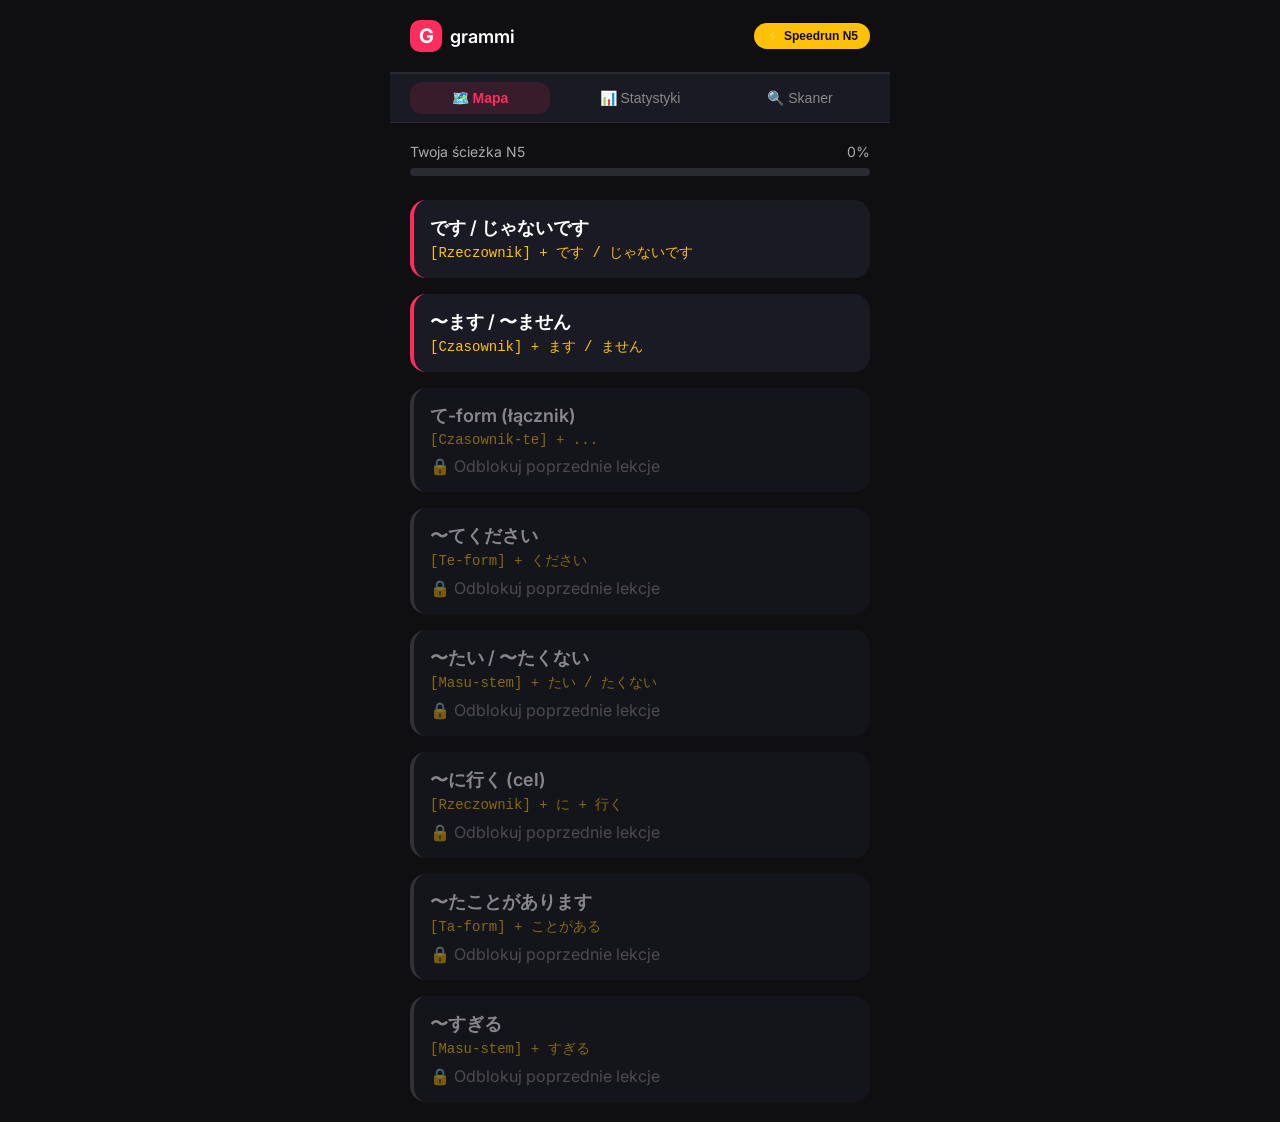
<file: index.html>
<!DOCTYPE html>
<html lang="pl">
<head>
    <meta charset="UTF-8">
    <meta name="viewport" content="width=device-width, initial-scale=1.0, user-scalable=no">
    <title>Grammi – japońska gramatyka</title>
    <link rel="stylesheet" href="style.css">
    <link href="https://fonts.googleapis.com/css2?family=Inter:opsz,wght@14..32,400;14..32,500;14..32,600;14..32,700&display=swap" rel="stylesheet">
</head>
<body>
    <div class="app-container">
        <!-- Nagłówek -->
        <header>
            <div class="logo">
                <span class="logo-icon">G</span>
                <span class="logo-text">grammi</span>
            </div>
            <div class="header-actions">
                <button id="speedrunBtn" class="speedrun-badge">⚡ Speedrun N5</button>
            </div>
        </header>

        <!-- Główna nawigacja -->
        <nav class="bottom-nav">
            <button class="nav-btn active" data-tab="map">🗺️ Mapa</button>
            <button class="nav-btn" data-tab="stats">📊 Statystyki</button>
            <button class="nav-btn" data-tab="scanner">🔍 Skaner</button>
        </nav>

        <!-- Zawartość -->
        <main>
            <!-- EKRAN MAPY (drzewo gramatyki) -->
            <div id="mapTab" class="tab active">
                <div class="progress-header">
                    <span>Twoja ścieżka N5</span>
                    <span id="progressPercent">0%</span>
                </div>
                <div class="progress-bar">
                    <div id="progressFill" class="progress-fill"></div>
                </div>
                
                <div id="grammarTree" class="grammar-tree">
                    <!-- dynamiczne drzewo z JS -->
                </div>
            </div>

            <!-- EKRAN STATYSTYK -->
            <div id="statsTab" class="tab">
                <h3>📈 Twoje postępy</h3>
                <canvas id="progressChart" width="300" height="150" style="width:100%; max-width:300px; height:auto"></canvas>
                
                <div class="stats-grid">
                    <div class="stat-card superpowers">
                        <h4>✨ Supermoce</h4>
                        <ul id="superpowersList"></ul>
                    </div>
                    <div class="stat-card monsters">
                        <h4>👹 Potwory do pokonania</h4>
                        <ul id="monstersList"></ul>
                    </div>
                </div>
                
                <button id="quickFireBtn" class="quick-fire-btn">⚡ Szybkie strzały (10s)</button>
                <div id="quickFireModal" class="modal hidden">
                    <div class="modal-content">
                        <p id="quickFireQuestion"></p>
                        <input type="text" id="quickFireAnswer" placeholder="Twoja odpowiedź..." autocomplete="off">
                        <div class="timer" id="timer">10s</div>
                        <button id="quickFireSubmit">Sprawdź</button>
                        <button id="quickFireClose">Zamknij</button>
                    </div>
                </div>
            </div>

            <!-- EKRAN SKANERA GRAMATYCZNEGO -->
            <div id="scannerTab" class="tab">
                <h3>🔍 Tłumacz + skaner gramatyczny</h3>
                <textarea id="japaneseInput" rows="3" placeholder="Wklej japońskie zdanie..."></textarea>
                <button id="scanBtn">Skanuj gramatykę</button>
                <div id="scanResult" class="scan-result"></div>
            </div>
        </main>
    </div>

    <script src="script.js"></script>
</body>
</html>
</file>
<file: style.css>
* {
    margin: 0;
    padding: 0;
    box-sizing: border-box;
}

body {
    font-family: 'Inter', sans-serif;
    background: #0F0F12;
    color: #FFFFFF;
}

.app-container {
    max-width: 500px;
    margin: 0 auto;
    min-height: 100vh;
    background: #0F0F12;
    display: flex;
    flex-direction: column;
    position: relative;
}

/* Header */
header {
    display: flex;
    justify-content: space-between;
    align-items: center;
    padding: 20px;
    background: #0F0F12;
    border-bottom: 1px solid #2A2A35;
}

.logo {
    display: flex;
    align-items: center;
    gap: 8px;
}

.logo-icon {
    width: 32px;
    height: 32px;
    background: #FF2D5E;
    border-radius: 10px;
    display: flex;
    align-items: center;
    justify-content: center;
    font-weight: 700;
    font-size: 20px;
    color: white;
}

.logo-text {
    font-weight: 600;
    font-size: 18px;
}

.speedrun-badge {
    background: #FFC107;
    color: #0F0F12;
    border: none;
    padding: 6px 12px;
    border-radius: 20px;
    font-weight: 600;
    font-size: 12px;
    cursor: pointer;
}

/* Bottom navigation */
.bottom-nav {
    display: flex;
    background: #1A1A24;
    padding: 8px 20px;
    gap: 20px;
    border-top: 1px solid #2A2A35;
    border-bottom: 1px solid #2A2A35;
}

.nav-btn {
    flex: 1;
    background: none;
    border: none;
    color: #888;
    font-size: 14px;
    padding: 8px;
    cursor: pointer;
    border-radius: 12px;
    transition: all 0.2s;
}

.nav-btn.active {
    background: #FF2D5E20;
    color: #FF2D5E;
    font-weight: 600;
}

/* Tabs */
.tab {
    display: none;
    padding: 20px;
    flex: 1;
    overflow-y: auto;
}

.tab.active {
    display: block;
}

/* Progress */
.progress-header {
    display: flex;
    justify-content: space-between;
    margin-bottom: 8px;
    font-size: 14px;
    color: #aaa;
}

.progress-bar {
    background: #2A2A35;
    border-radius: 10px;
    height: 8px;
    overflow: hidden;
    margin-bottom: 24px;
}

.progress-fill {
    background: #FF2D5E;
    width: 0%;
    height: 100%;
    transition: width 0.3s;
}

/* Drzewo gramatyki */
.grammar-tree {
    display: flex;
    flex-direction: column;
    gap: 16px;
}

.grammar-node {
    background: #1A1A24;
    border-radius: 16px;
    padding: 16px;
    border-left: 4px solid #FF2D5E;
    cursor: pointer;
    transition: transform 0.1s;
}

.grammar-node.completed {
    border-left-color: #00C853;
    opacity: 0.7;
}

.grammar-node.locked {
    border-left-color: #555;
    opacity: 0.5;
    cursor: not-allowed;
}

.node-title {
    font-weight: 600;
    font-size: 18px;
    margin-bottom: 4px;
}

.node-pattern {
    font-family: monospace;
    font-size: 14px;
    color: #FFC107;
}

/* Statystyki */
.stats-grid {
    display: grid;
    grid-template-columns: 1fr 1fr;
    gap: 16px;
    margin: 20px 0;
}

.stat-card {
    background: #1A1A24;
    border-radius: 16px;
    padding: 16px;
}

.stat-card h4 {
    margin-bottom: 12px;
    font-size: 14px;
}

.stat-card ul {
    list-style: none;
    font-size: 13px;
}

.stat-card li {
    padding: 4px 0;
    color: #ccc;
}

.quick-fire-btn {
    width: 100%;
    background: #FFC107;
    color: #0F0F12;
    border: none;
    padding: 14px;
    border-radius: 40px;
    font-weight: 700;
    font-size: 16px;
    margin-top: 20px;
    cursor: pointer;
}

/* Modal szybkich strzałów */
.modal {
    position: fixed;
    top: 0;
    left: 0;
    width: 100%;
    height: 100%;
    background: rgba(0,0,0,0.8);
    display: flex;
    align-items: center;
    justify-content: center;
    z-index: 1000;
}

.modal.hidden {
    display: none;
}

.modal-content {
    background: #1A1A24;
    padding: 24px;
    border-radius: 24px;
    width: 90%;
    max-width: 320px;
    text-align: center;
}

.modal-content input {
    width: 100%;
    padding: 12px;
    margin: 16px 0;
    background: #2A2A35;
    border: none;
    border-radius: 12px;
    color: white;
    font-size: 16px;
}

.timer {
    font-size: 24px;
    font-weight: 700;
    color: #FFC107;
    margin: 8px 0;
}

/* Skaner */
#japaneseInput {
    width: 100%;
    background: #1A1A24;
    border: 1px solid #2A2A35;
    border-radius: 12px;
    padding: 12px;
    color: white;
    font-size: 16px;
    margin: 16px 0;
}

#scanBtn {
    background: #FF2D5E;
    border: none;
    padding: 12px;
    border-radius: 40px;
    color: white;
    font-weight: 600;
    width: 100%;
    cursor: pointer;
}

.scan-result {
    margin-top: 20px;
    background: #1A1A24;
    border-radius: 16px;
    padding: 16px;
    font-size: 14px;
    line-height: 1.6;
}

/* Responsive */
@media (max-width: 500px) {
    .tab {
        padding: 16px;
    }
}
</file>
